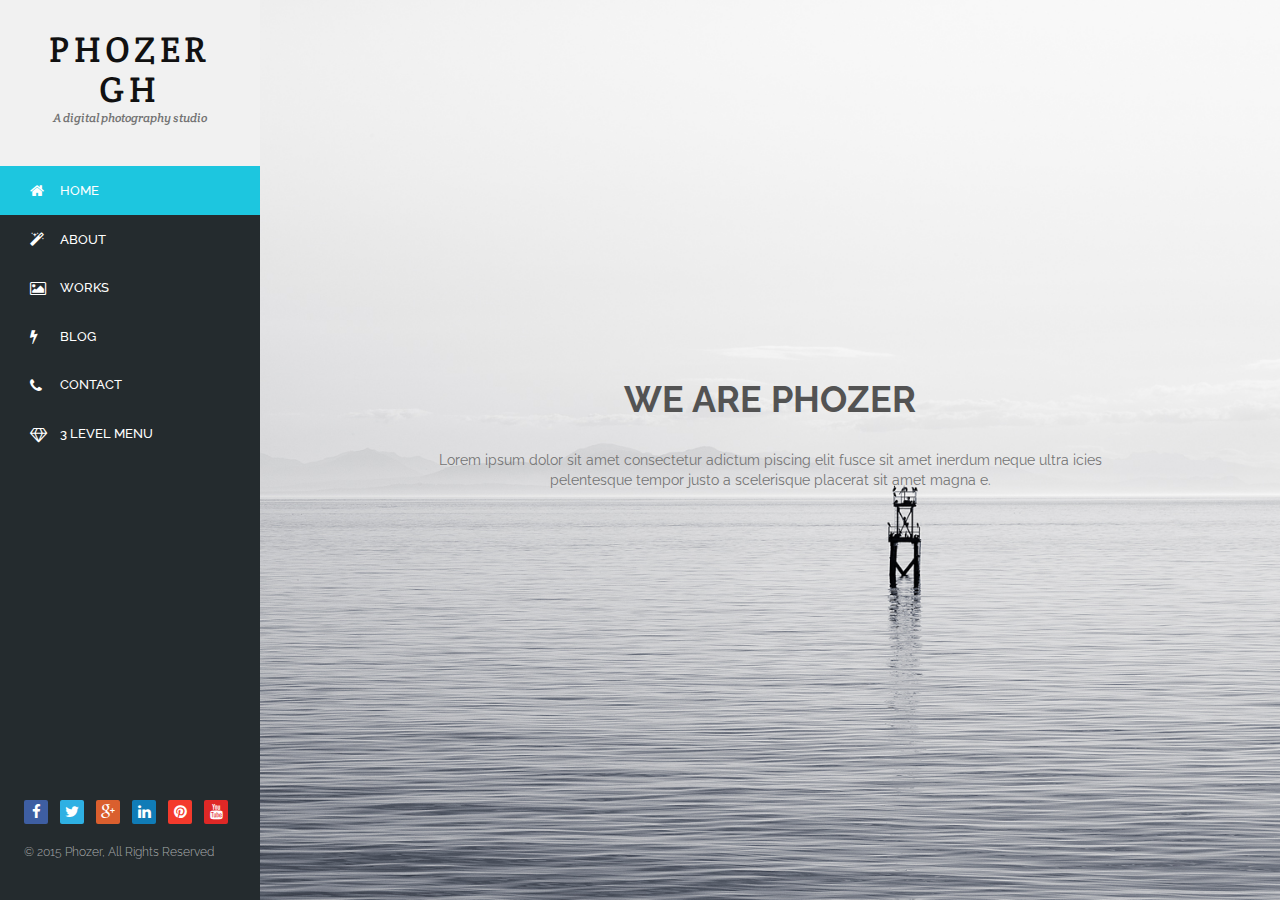
<file: index.html>
<!DOCTYPE html >
<html lang="en">
<head>
  <!-- Meta Tags -->
  <meta charset="utf-8"/>
  <meta name="description" content="Phozer-personal and photography template"/>
  <meta name="keywords" content="responsive, creative, html/css, theme" />
  <meta name="author" content="harry"/>

  <!-- Site Title-->
  <title>Phozer</title>

  <!-- Mobile Specific Metas-->
  <meta name="viewport" content="width=device-width, initial-scale=1, maximum-scale=1"/>


	<link href='http://fonts.googleapis.com/css?family=Raleway:400,200,300,500,600,700,800' rel='stylesheet' type='text/css'>
	<link href='http://fonts.googleapis.com/css?family=Crete+Round:400,400italic' rel='stylesheet' type='text/css'>


	<link rel="stylesheet" type="text/css" href="css/bootstrap.min.css" media="screen">	
	<link rel="stylesheet" type="text/css" href="css/magnific-popup.css" media="screen">
	<link rel="stylesheet" type="text/css" href="css/font-awesome.min.css" media="screen">
	<link rel="stylesheet" type="text/css" href="assets/simpletextrotator/simpletextrotator.css" media="screen">
	<link rel="stylesheet" type="text/css" href="css/style.css" media="screen">
	<link rel="stylesheet" type="text/css" href="css/light-blue.css" media="screen">
	<link rel="stylesheet" type="text/css" href="css/responsive.css" media="screen">
	
</head>
<body>

	<!-- Container -->
	<div id="container">
		
		<!-- Header Subi Este Nuevo Cambio
		================================================== -->
		<header>
			<div class="logo-box logo">
				<h1><a href="">PHOZER GH </a></h1>
                <p>A digital photography studio</p>
			</div>
			
			<a class="elemadded responsive-link" href="#">Menu</a>

			<div class="menu-box">
				<ul class="menu">
					<li>
						<a class="active" href="index.html">
							<i class="fa fa-home"></i><span>Home</span>
						</a>
					</li>
					<li>
						<a href="about.html">
							<i class="fa fa-magic"></i><span>About</span>
						</a>
					</li>
					<li class="drop">
						<a href="#">
							<i class="fa-picture-o fa"></i><span>Works</span>
						</a>
						<ul class="drop-down">
							<li><a href="work-2-col.html"><span>Work 2 columns</span></a></li>
							<li><a href="work-3-col.html"><span>Work 3 columns</span></a></li>
							<li><a href="work-4-col.html"><span>Work 4 columns</span></a></li>
						</ul>
					</li>
					<li class="drop"><a href="#"><i class="fa fa-bolt"></i><span>Blog</span></a>
						<ul class="drop-down">
							<li><a href="blog-1-col.html"><span>Blog-full</span></a></li>
							<li><a href="blog-2-col.html"><span>Blog 2-col</span></a></li>
							<li><a href="blog-3-col.html"><span>Blog 3-col</span></a></li>
							<li><a href="blog-post.html"><span>Blog post</span></a></li>
						</ul>
					</li>
					
					<li><a href="contact.html"><i class="fa fa-phone"></i><span>Contact</span></a></li>

					<li class="drop"><a href="#"><i class="fa fa-diamond"></i><span>3 Level Menu</span></a>
						<ul class="drop-down">
							<li><a href="#"><span>Level 2</span></a></li>
							<li><a href="#"><span>Level 2</span></a></li>
							<li class="drop"><a href="#"><span>Go To Level 3</span></a>
								<ul class="drop-down">
									<li><a href="#"><span>Level 3</span></a></li>
									<li><a href="#"><span>Level 3</span></a></li>
								</ul>
							</li>
						</ul>
					</li>
				</ul>				
			</div>

			<!-- Social icon -->
			<div class="social-box">
				<ul class="social-icons">
					<li><a href="#" class="facebook" ><i class="fa fa-facebook"></i></a></li>
					<li><a href="#" class="twitter" ><i class="fa fa-twitter"></i></a></li>
					<li><a href="#" class="google" ><i class="fa fa-google-plus"></i></a></li>
					<li><a href="#" class="linkedin" ><i class="fa fa-linkedin"></i></a></li>
					<li><a href="#" class="pinterest" ><i class="fa fa-pinterest"></i></a></li>
					<li><a href="#" class="youtube" ><i class="fa fa-youtube"></i></a></li>
				</ul>
				<p class="copyright">&#169; 2015 Phozer, All Rights Reserved</p>
			</div>
		</header>
		<!-- End Header -->

		<!-- content 
		================================================== -->
		<div id="content">
			<div class="inner-content">
				<div class="main-home">
				    <div class="home-bg"></div>
				    <div class="home-content text-center">
				    	<h1 class="home-text"><span class="rotate">We are Phozer,A digital photography,We are Creative</span></h1>
				    	<p class="intro-text">Lorem ipsum dolor sit amet consectetur adictum piscing elit fusce sit amet inerdum neque ultra icies <br>  pelentesque tempor justo a scelerisque placerat sit amet magna e.</p>
				    </div>
				</div>
			</div>
		</div>
		<!-- End content -->

	</div>
	<!-- End Container -->


	<!-- Preloader -->
	<div class="preloader">
		<img alt="" src="images/preloader.gif">
	</div>


	<!-- JavaScript
    ================================================== -->
    <!-- Placed at the end of the document so the pages load faster -->
	<script type="text/javascript" src="js/jquery.min.js"></script>
	<script type="text/javascript" src="js/jquery.migrate.js"></script>
	<script type="text/javascript" src="js/jquery.magnific-popup.min.js"></script>
	<script type="text/javascript" src="js/bootstrap.min.js"></script>
	<script type="text/javascript" src="js/jquery.imagesloaded.min.js"></script>
  	<script type="text/javascript" src="js/jquery.isotope.min.js"></script>
  	<script type="text/javascript" src="assets/simpletextrotator/jquery.simple-text-rotator.min.js"></script>
	<script type="text/javascript" src="js/retina-1.1.0.min.js"></script>
	<script type="text/javascript" src="js/SmoothScroll.js"></script>
	<script type="text/javascript" src="js/script.js"></script>

	<script>
	    $(document).ready(function(){
			$(".home-text .rotate").textrotator({
		        animation: "fade",
		        speed: 3000
		    });
		});
	</script>


</body>
</html>
</file>
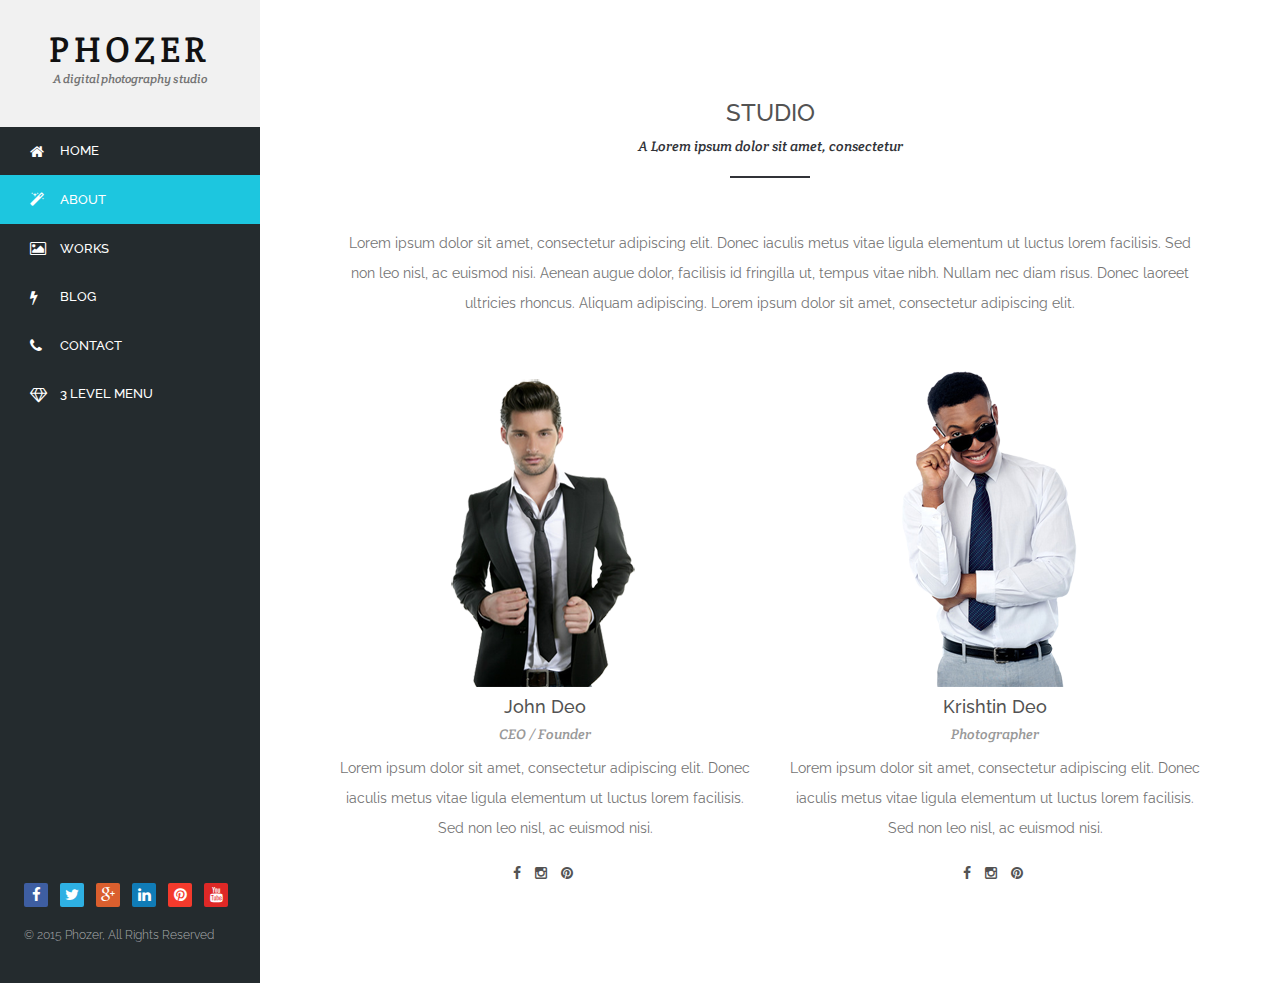
<file: about.html>
<!DOCTYPE html >
<html lang="en">
<head>
  <!-- Meta Tags -->
  <meta charset="utf-8"/>
  <meta name="description" content="Phozer-personal and photography template"/>
  <meta name="keywords" content="responsive, creative, html/css, theme" />
  <meta name="author" content="harry"/>

  <!-- Site Title-->
  <title>Phozer</title>

  <!-- Mobile Specific Metas-->
  <meta name="viewport" content="width=device-width, initial-scale=1, maximum-scale=1"/>


	<link href='http://fonts.googleapis.com/css?family=Raleway:400,200,300,500,600,700,800' rel='stylesheet' type='text/css'>
	<link href='http://fonts.googleapis.com/css?family=Crete+Round:400,400italic' rel='stylesheet' type='text/css'>


	<link rel="stylesheet" type="text/css" href="css/bootstrap.min.css" media="screen">	
	<link rel="stylesheet" type="text/css" href="css/font-awesome.min.css" media="screen">
	<link rel="stylesheet" type="text/css" href="css/style.css" media="screen">
	<link rel="stylesheet" type="text/css" href="css/light-blue.css" media="screen">
	<link rel="stylesheet" type="text/css" href="css/responsive.css" media="screen">
	
</head>
<body>

	<!-- Container -->
	<div id="container">
		<!-- Header
		================================================== -->
		<header>
			<div class="logo-box logo">
				<h1><a href="">PHOZER </a></h1>
                <p>A digital photography studio</p>
			</div>
			
			<a class="elemadded responsive-link" href="#">Menu</a>

			<div class="menu-box">
				<ul class="menu">
					<li>
						<a href="index.html">
							<i class="fa fa-home"></i><span>Home</span>
						</a>
					</li>
					<li>
						<a class="active" href="about.html">
							<i class="fa fa-magic"></i><span>About</span>
						</a>
					</li>
					<li class="drop">
						<a href="#">
							<i class="fa-picture-o fa"></i><span>Works</span>
						</a>
						<ul class="drop-down">
							<li><a href="work-2-col.html"><span>Work 2 columns</span></a></li>
							<li><a href="work-3-col.html"><span>Work 3 columns</span></a></li>
							<li><a href="work-4-col.html"><span>Work 4 columns</span></a></li>
						</ul>
					</li>
					<li class="drop"><a href="#"><i class="fa fa-bolt"></i><span>Blog</span></a>
						<ul class="drop-down">
							<li><a href="blog-1-col.html"><span>Blog-full</span></a></li>
							<li><a href="blog-2-col.html"><span>Blog 2-col</span></a></li>
							<li><a href="blog-3-col.html"><span>Blog 3-col</span></a></li>
							<li><a href="blog-post.html"><span>Blog post</span></a></li>
						</ul>
					</li>
					
					<li><a href="contact.html"><i class="fa fa-phone"></i><span>Contact</span></a></li>

					<li class="drop"><a href="#"><i class="fa fa-diamond"></i><span>3 Level Menu</span></a>
						<ul class="drop-down">
							<li><a href="#"><span>Level 2</span></a></li>
							<li><a href="#"><span>Level 2</span></a></li>
							<li class="drop"><a href="#"><span>Go To Level 3</span></a>
								<ul class="drop-down">
									<li><a href="#"><span>Level 3</span></a></li>
									<li><a href="#"><span>Level 3</span></a></li>
								</ul>
							</li>
						</ul>
					</li>
				</ul>				
			</div>

			<!-- Social icon -->
			<div class="social-box">
				<ul class="social-icons">
					<li><a href="#" class="facebook" ><i class="fa fa-facebook"></i></a></li>
					<li><a href="#" class="twitter" ><i class="fa fa-twitter"></i></a></li>
					<li><a href="#" class="google" ><i class="fa fa-google-plus"></i></a></li>
					<li><a href="#" class="linkedin" ><i class="fa fa-linkedin"></i></a></li>
					<li><a href="#" class="pinterest" ><i class="fa fa-pinterest"></i></a></li>
					<li><a href="#" class="youtube" ><i class="fa fa-youtube"></i></a></li>
				</ul>
				<p class="copyright">&#169; 2015 Phozer, All Rights Reserved</p>
			</div>
		</header>
		<!-- End Header -->

		<!-- content 
		================================================== -->
		<div id="content">
			<div class="inner-content">
				<div class="portfolio-page">
					<div class="about-us-section">
					    <div class="text-center">
					    	<div class="about-detail">
								<h3 class="title">Studio</h3>
								<span class="subtitle">A Lorem ipsum dolor sit amet, consectetur</span>
								<div class="devider"></div>

								<p>Lorem ipsum dolor sit amet, consectetur adipiscing elit. Donec iaculis metus vitae ligula elementum ut luctus lorem facilisis. Sed non leo nisl, ac euismod nisi. Aenean augue dolor, facilisis id fringilla ut, tempus vitae nibh. Nullam nec diam risus. Donec laoreet ultricies rhoncus. Aliquam adipiscing. Lorem ipsum dolor sit amet, consectetur adipiscing elit.</p>
								
								<div class="team">
									<div class="member">
										<img src="images/team-1.png" alt="team">
										<h4>John Deo</h4>
										<h5>CEO / Founder</h5>
										<p>Lorem ipsum dolor sit amet, consectetur adipiscing elit. Donec iaculis metus vitae ligula elementum ut luctus lorem facilisis. Sed non leo nisl, ac euismod nisi.</p>
										<ul class="list-inline">
											<li><a href=""><i class="fa fa-facebook"></i></a></li>
											<li><a href=""><i class="fa fa-instagram"></i></a></li>
											<li><a href=""><i class="fa fa-pinterest"></i></a></li>
										</ul>
									</div>

									<div class="member">
										<img src="images/team-2.png" alt="team">
										<h4>Krishtin Deo</h4>
										<h5>Photographer</h5>
										<p>Lorem ipsum dolor sit amet, consectetur adipiscing elit. Donec iaculis metus vitae ligula elementum ut luctus lorem facilisis. Sed non leo nisl, ac euismod nisi.</p>
										<ul class="list-inline">
											<li><a href=""><i class="fa fa-facebook"></i></a></li>
											<li><a href=""><i class="fa fa-instagram"></i></a></li>
											<li><a href=""><i class="fa fa-pinterest"></i></a></li>
										</ul>
									</div>

								</div>
							</div>
					    </div>
					</div>

				</div>
			</div>
		</div>
		<!-- End content -->

	</div>
	<!-- End Container -->

	<!-- Preloader -->
	<div class="preloader">
		<img alt="" src="images/preloader.gif">
	</div>


	<!-- JavaScript
    ================================================== -->
    <!-- Placed at the end of the document so the pages load faster -->
	<script type="text/javascript" src="js/jquery.min.js"></script>
	<script type="text/javascript" src="js/jquery.migrate.js"></script>
	<script type="text/javascript" src="js/bootstrap.min.js"></script>
	<script type="text/javascript" src="js/jquery.imagesloaded.min.js"></script>
  	<script type="text/javascript" src="js/jquery.isotope.min.js"></script>
	<script type="text/javascript" src="js/retina-1.1.0.min.js"></script>
	<script type="text/javascript" src="js/SmoothScroll.js"></script>
	<script type="text/javascript" src="js/script.js"></script>


</body>
</html>
</file>
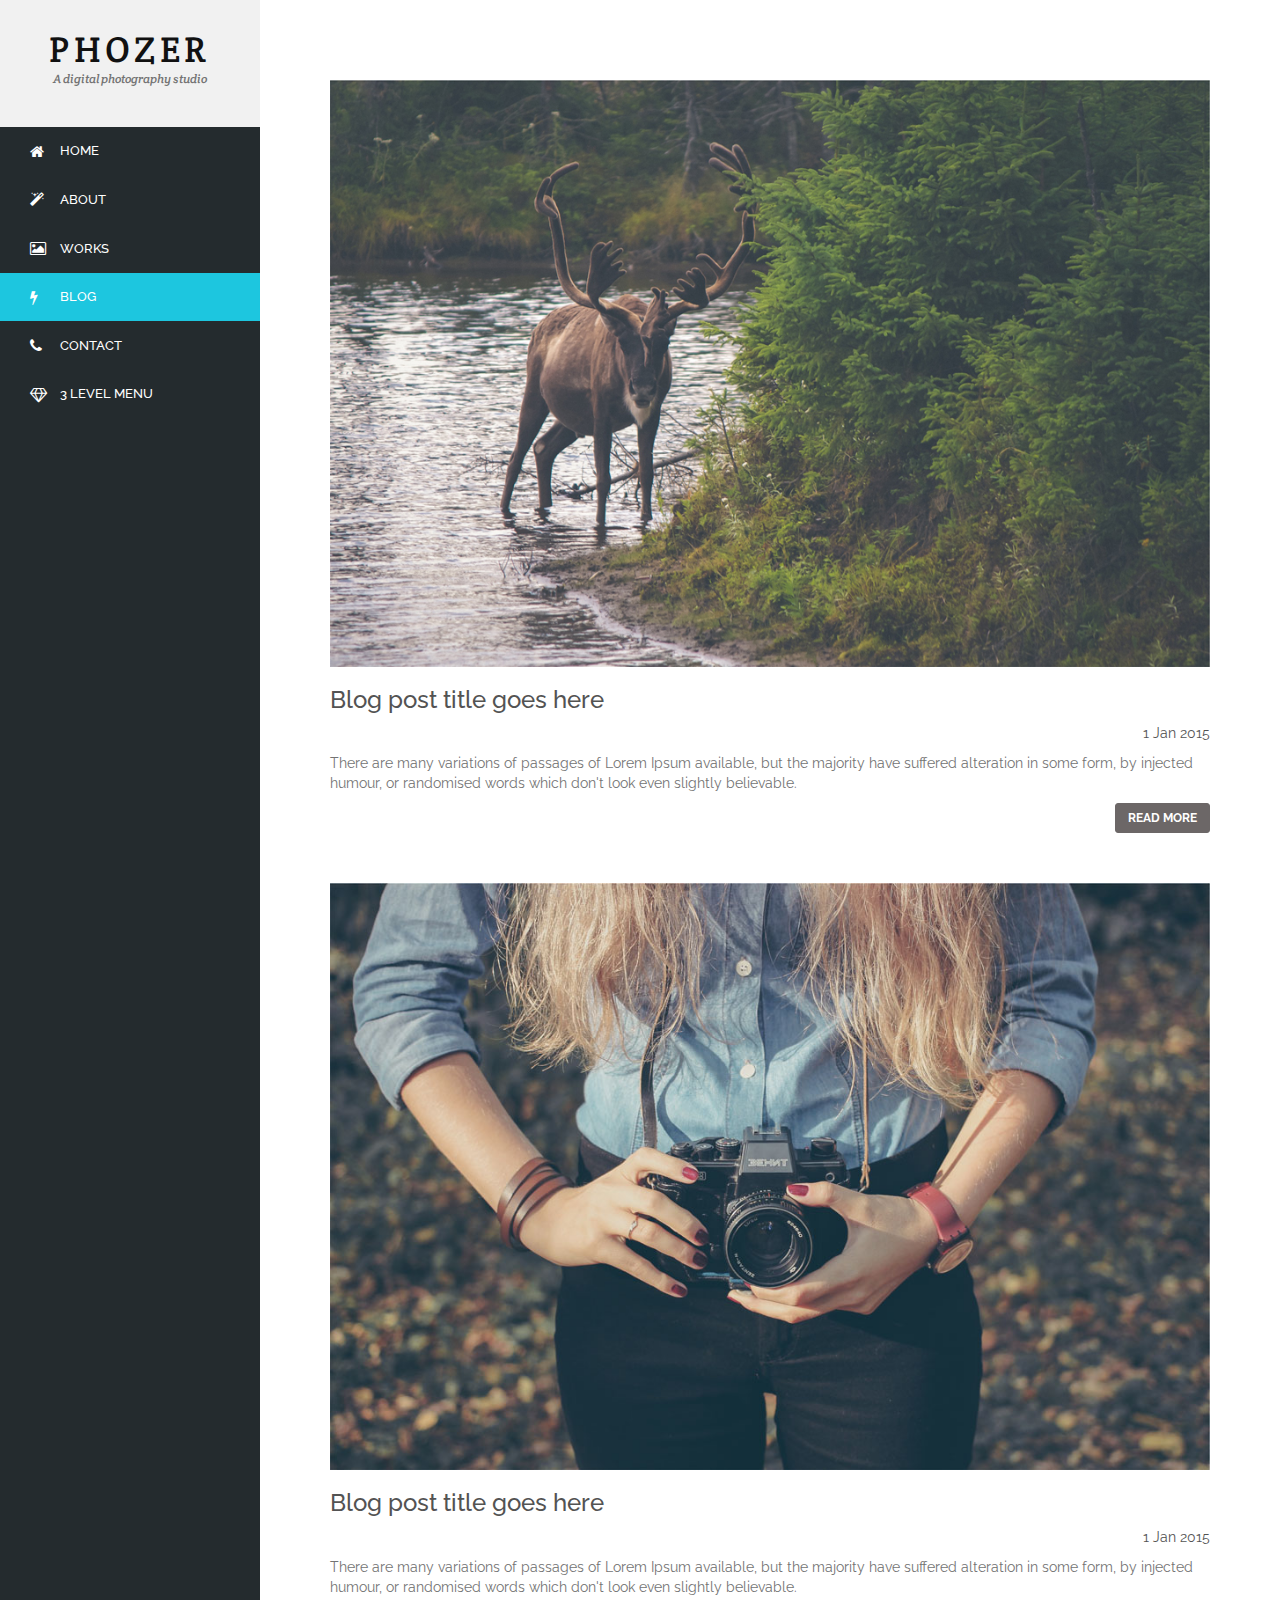
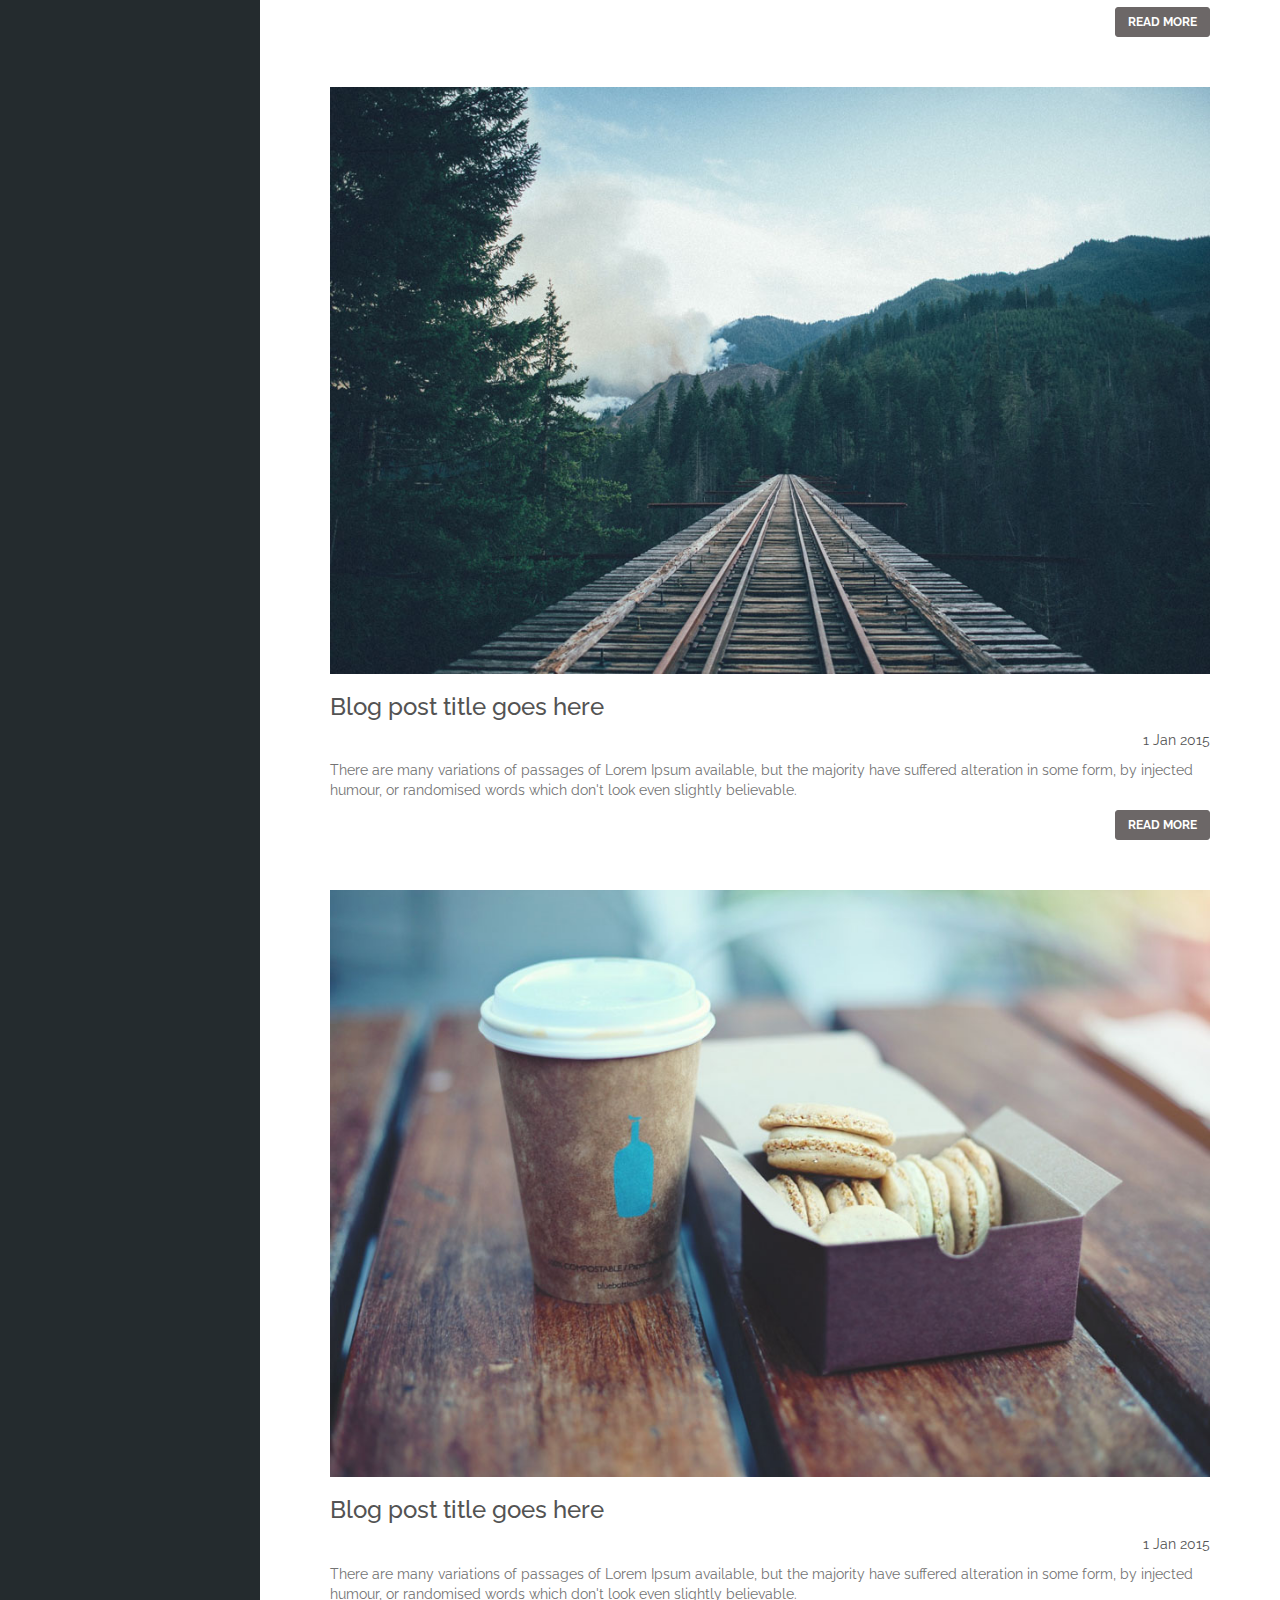
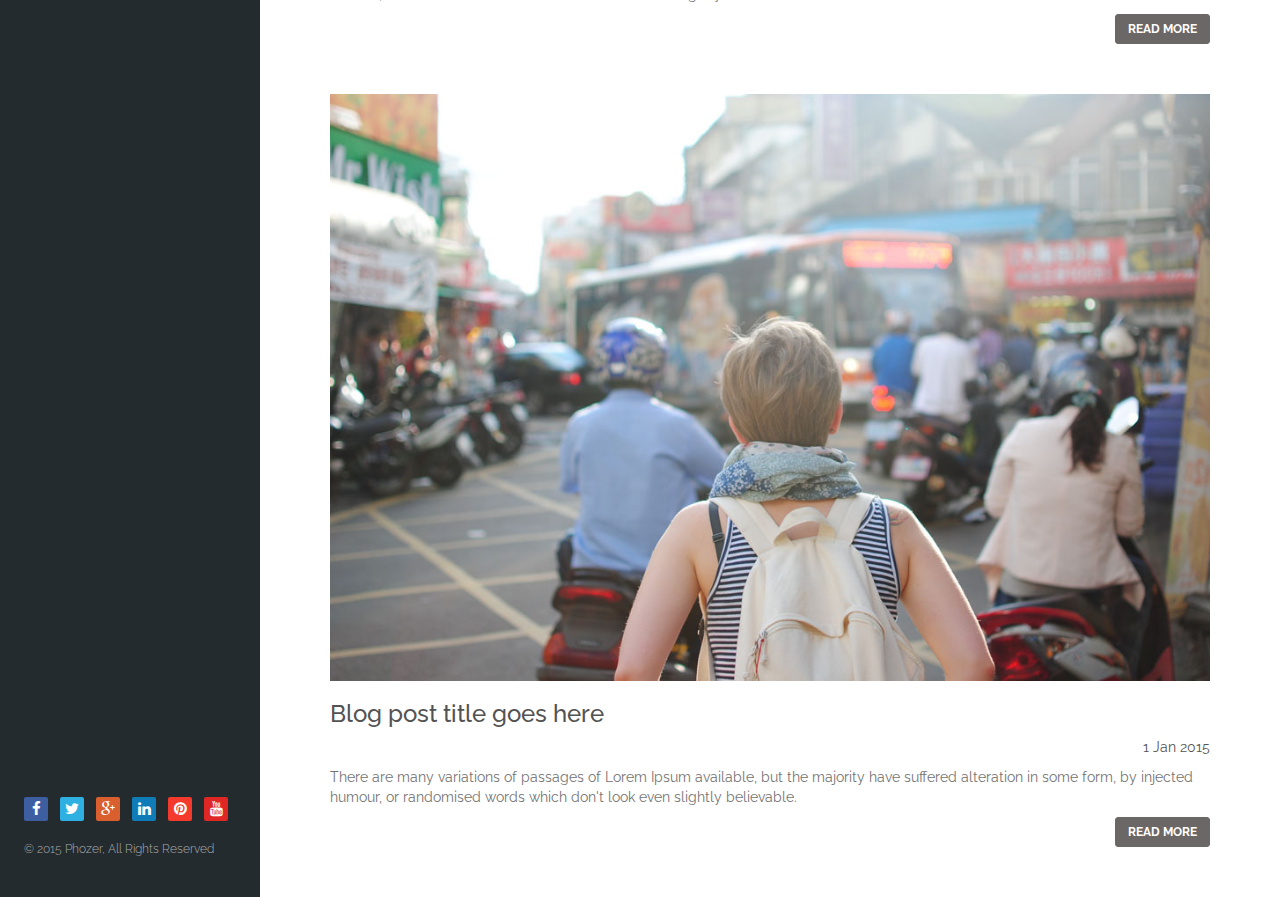
<file: blog-1-col.html>
<!DOCTYPE html >
<html lang="en">
<head>
  <!-- Meta Tags -->
  <meta charset="utf-8"/>
  <meta name="description" content="Phozer-personal and photography template"/>
  <meta name="keywords" content="responsive, creative, html/css, theme" />
  <meta name="author" content="harry"/>

  <!-- Site Title-->
  <title>Phozer</title>

  <!-- Mobile Specific Metas-->
  <meta name="viewport" content="width=device-width, initial-scale=1, maximum-scale=1"/>


    <link href='http://fonts.googleapis.com/css?family=Raleway:400,200,300,500,600,700,800' rel='stylesheet' type='text/css'>
    <link href='http://fonts.googleapis.com/css?family=Crete+Round:400,400italic' rel='stylesheet' type='text/css'>

    <link rel="stylesheet" type="text/css" href="css/bootstrap.min.css" media="screen"> 
    <link rel="stylesheet" type="text/css" href="css/font-awesome.min.css" media="screen">
    <link rel="stylesheet" type="text/css" href="css/style.css" media="screen">
    <link rel="stylesheet" type="text/css" href="css/light-blue.css" media="screen">
    <link rel="stylesheet" type="text/css" href="css/responsive.css" media="screen">
    
</head>
<body>

    <!-- Container -->
    <div id="container">
        <!-- Header
        ================================================== -->
        <header>
            <div class="logo-box logo">
                <h1><a href="">PHOZER </a></h1>
                <p>A digital photography studio</p>
            </div>
            
            <a class="elemadded responsive-link" href="#">Menu</a>

            <div class="menu-box">
                <ul class="menu">
                    <li>
                        <a href="index.html">
                            <i class="fa fa-home"></i><span>Home</span>
                        </a>
                    </li>
                    <li>
                        <a href="about.html">
                            <i class="fa fa-magic"></i><span>About</span>
                        </a>
                    </li>
                    <li class="drop">
                        <a href="#">
                            <i class="fa-picture-o fa"></i><span>Works</span>
                        </a>
                        <ul class="drop-down">
                            <li><a href="work-2-col.html"><span>Work 2 columns</span></a></li>
                            <li><a href="work-3-col.html"><span>Work 3 columns</span></a></li>
                            <li><a href="work-4-col.html"><span>Work 4 columns</span></a></li>
                        </ul>
                    </li>
                    <li class="drop">
                        <a class="active" href="#"><i class="fa fa-bolt"></i><span>Blog</span></a>
                        <ul class="drop-down">
                            <li><a href="blog-1-col.html"><span>Blog-full</span></a></li>
                            <li><a href="blog-2-col.html"><span>Blog 2-col</span></a></li>
                            <li><a href="blog-3-col.html"><span>Blog 3-col</span></a></li>
                            <li><a href="blog-post.html"><span>Blog post</span></a></li>
                        </ul>
                    </li>
                    
                    <li><a href="contact.html"><i class="fa fa-phone"></i><span>Contact</span></a></li>

                    <li class="drop"><a href="#"><i class="fa fa-diamond"></i><span>3 Level Menu</span></a>
                        <ul class="drop-down">
                            <li><a href="#"><span>Level 2</span></a></li>
                            <li><a href="#"><span>Level 2</span></a></li>
                            <li class="drop"><a href="#"><span>Go To Level 3</span></a>
                                <ul class="drop-down">
                                    <li><a href="#"><span>Level 3</span></a></li>
                                    <li><a href="#"><span>Level 3</span></a></li>
                                </ul>
                            </li>
                        </ul>
                    </li>
                </ul>               
            </div>

            <!-- Social icon -->
            <div class="social-box">
                <ul class="social-icons">
                    <li><a href="#" class="facebook" ><i class="fa fa-facebook"></i></a></li>
                    <li><a href="#" class="twitter" ><i class="fa fa-twitter"></i></a></li>
                    <li><a href="#" class="google" ><i class="fa fa-google-plus"></i></a></li>
                    <li><a href="#" class="linkedin" ><i class="fa fa-linkedin"></i></a></li>
                    <li><a href="#" class="pinterest" ><i class="fa fa-pinterest"></i></a></li>
                    <li><a href="#" class="youtube" ><i class="fa fa-youtube"></i></a></li>
                </ul>
                <p class="copyright">&#169; 2015 Phozer, All Rights Reserved</p>
            </div>
        </header>
        <!-- End Header -->



		<!-- content 
			================================================== -->
		<div id="content">
			<div class="inner-content">
				<div class="blog-page">
				    <div class="container">
                        <div class="row">

                            <div class="col-md-12">
                                <div class="row">

                                    <!-- Blog-item -->
                                    <div class="col-sm-12 m-b-lg">
                                        <a href="blog-post.html" class="img-wrapper">
                                            <img src="upload/image1.jpg" alt="blog" class="img-responsive">
                                            <div class="img-overlay">
                                                <p class="more">View More</p>
                                            </div>
                                        </a><!--image-wrapper end-->
                                        <div class="blog-desc">
                                            <h3><a href="blog-post.html">Blog post title goes here</a></h3>
                                            <div class="post-date"><span>1 Jan 2015</span></div>
                                            <p>
                                                There are many variations of passages of Lorem Ipsum available, but the majority have suffered alteration in some form, by injected humour, or randomised words which don't look even slightly believable.
                                            </p>
                                            <p class="text-right"><a href="blog-post.html" class="btn btn-custom">Read More</a></p>
                                        </div><!--blog-desc-->
                                    </div>

                                    <!-- Blog-item -->
                                    <div class="col-sm-12 m-b-lg">
                                        <a href="blog-post.html" class="img-wrapper">
                                            <img src="upload/image2.jpg" alt="blog" class="img-responsive">
                                            <div class="img-overlay">
                                                <p class="more">View More</p>
                                            </div>
                                        </a><!--image-wrapper end-->
                                        <div class="blog-desc">
                                            <h3><a href="blog-post.html">Blog post title goes here</a></h3>
                                            <div class="post-date"><span>1 Jan 2015</span></div>
                                            <p>
                                                There are many variations of passages of Lorem Ipsum available, but the majority have suffered alteration in some form, by injected humour, or randomised words which don't look even slightly believable.
                                            </p>
                                            <p class="text-right"><a href="blog-post.html" class="btn btn-custom">Read More</a></p>
                                        </div><!--blog-desc-->
                                    </div>

                                    <!-- Blog-item -->
                                    <div class="col-sm-12 m-b-lg">
                                        <a href="blog-post.html" class="img-wrapper">
                                            <img src="upload/image3.jpg" alt="blog" class="img-responsive">
                                            <div class="img-overlay">
                                                <p class="more">View More</p>
                                            </div>
                                        </a><!--image-wrapper end-->
                                        <div class="blog-desc">
                                            <h3><a href="blog-post.html">Blog post title goes here</a></h3>
                                            <div class="post-date"><span>1 Jan 2015</span></div>
                                            <p>
                                                There are many variations of passages of Lorem Ipsum available, but the majority have suffered alteration in some form, by injected humour, or randomised words which don't look even slightly believable.
                                            </p>
                                           <p class="text-right"><a href="blog-post.html" class="btn btn-custom">Read More</a></p>
                                        </div><!--blog-desc-->
                                    </div>

                                    <!-- Blog-item -->
                                    <div class="col-sm-12  m-b-lg">
                                        <a href="blog-post.html" class="img-wrapper">
                                            <img src="upload/image4.jpg" alt="blog" class="img-responsive">
                                            <div class="img-overlay">
                                                <p class="more">View More</p>
                                            </div>
                                        </a><!--image-wrapper end-->
                                        <div class="blog-desc">
                                            <h3><a href="blog-post.html">Blog post title goes here</a></h3>
                                            <div class="post-date"><span>1 Jan 2015</span></div>
                                            <p>
                                                There are many variations of passages of Lorem Ipsum available, but the majority have suffered alteration in some form, by injected humour, or randomised words which don't look even slightly believable.
                                            </p>
                                            <p class="text-right"><a href="blog-post.html" class="btn btn-custom">Read More</a></p>
                                        </div><!--blog-desc-->
                                    </div>

                                    <!-- Blog-item -->
                                    <div class="col-sm-12 m-b-lg">
                                        <a href="blog-post.html" class="img-wrapper">
                                            <img src="upload/image5.jpg" alt="blog" class="img-responsive">
                                            <div class="img-overlay">
                                                <p class="more">View More</p>
                                            </div>
                                        </a><!--image-wrapper end-->
                                        <div class="blog-desc">
                                            <h3><a href="blog-post.html">Blog post title goes here</a></h3>
                                            <div class="post-date"><span>1 Jan 2015</span></div>
                                            <p>
                                                There are many variations of passages of Lorem Ipsum available, but the majority have suffered alteration in some form, by injected humour, or randomised words which don't look even slightly believable.
                                            </p>
                                            <p class="text-right"><a href="blog-post.html" class="btn btn-custom">Read More</a></p>
                                        </div><!--blog-desc-->
                                    </div>
                                    
                                </div><!--.row-->
                            </div>
                        </div><!--filter row-->
                    </div>
                </div>
			</div>
		</div>
		<!-- End content -->

	</div>
	<!-- End Container -->

	<!-- Preloader -->
    <div class="preloader">
        <img alt="" src="images/preloader.gif">
    </div>

    <!-- JavaScript
    ================================================== -->
    <!-- Placed at the end of the document so the pages load faster -->
	<script type="text/javascript" src="js/jquery.min.js"></script>
	<script type="text/javascript" src="js/jquery.migrate.js"></script>
	<script type="text/javascript" src="js/bootstrap.min.js"></script>
	<script type="text/javascript" src="js/jquery.imagesloaded.min.js"></script>
  	<script type="text/javascript" src="js/jquery.isotope.min.js"></script>
	<script type="text/javascript" src="js/retina-1.1.0.min.js"></script>
	<script type="text/javascript" src="js/SmoothScroll.js"></script>
	<script type="text/javascript" src="js/script.js"></script>


</body>
</html>
</file>
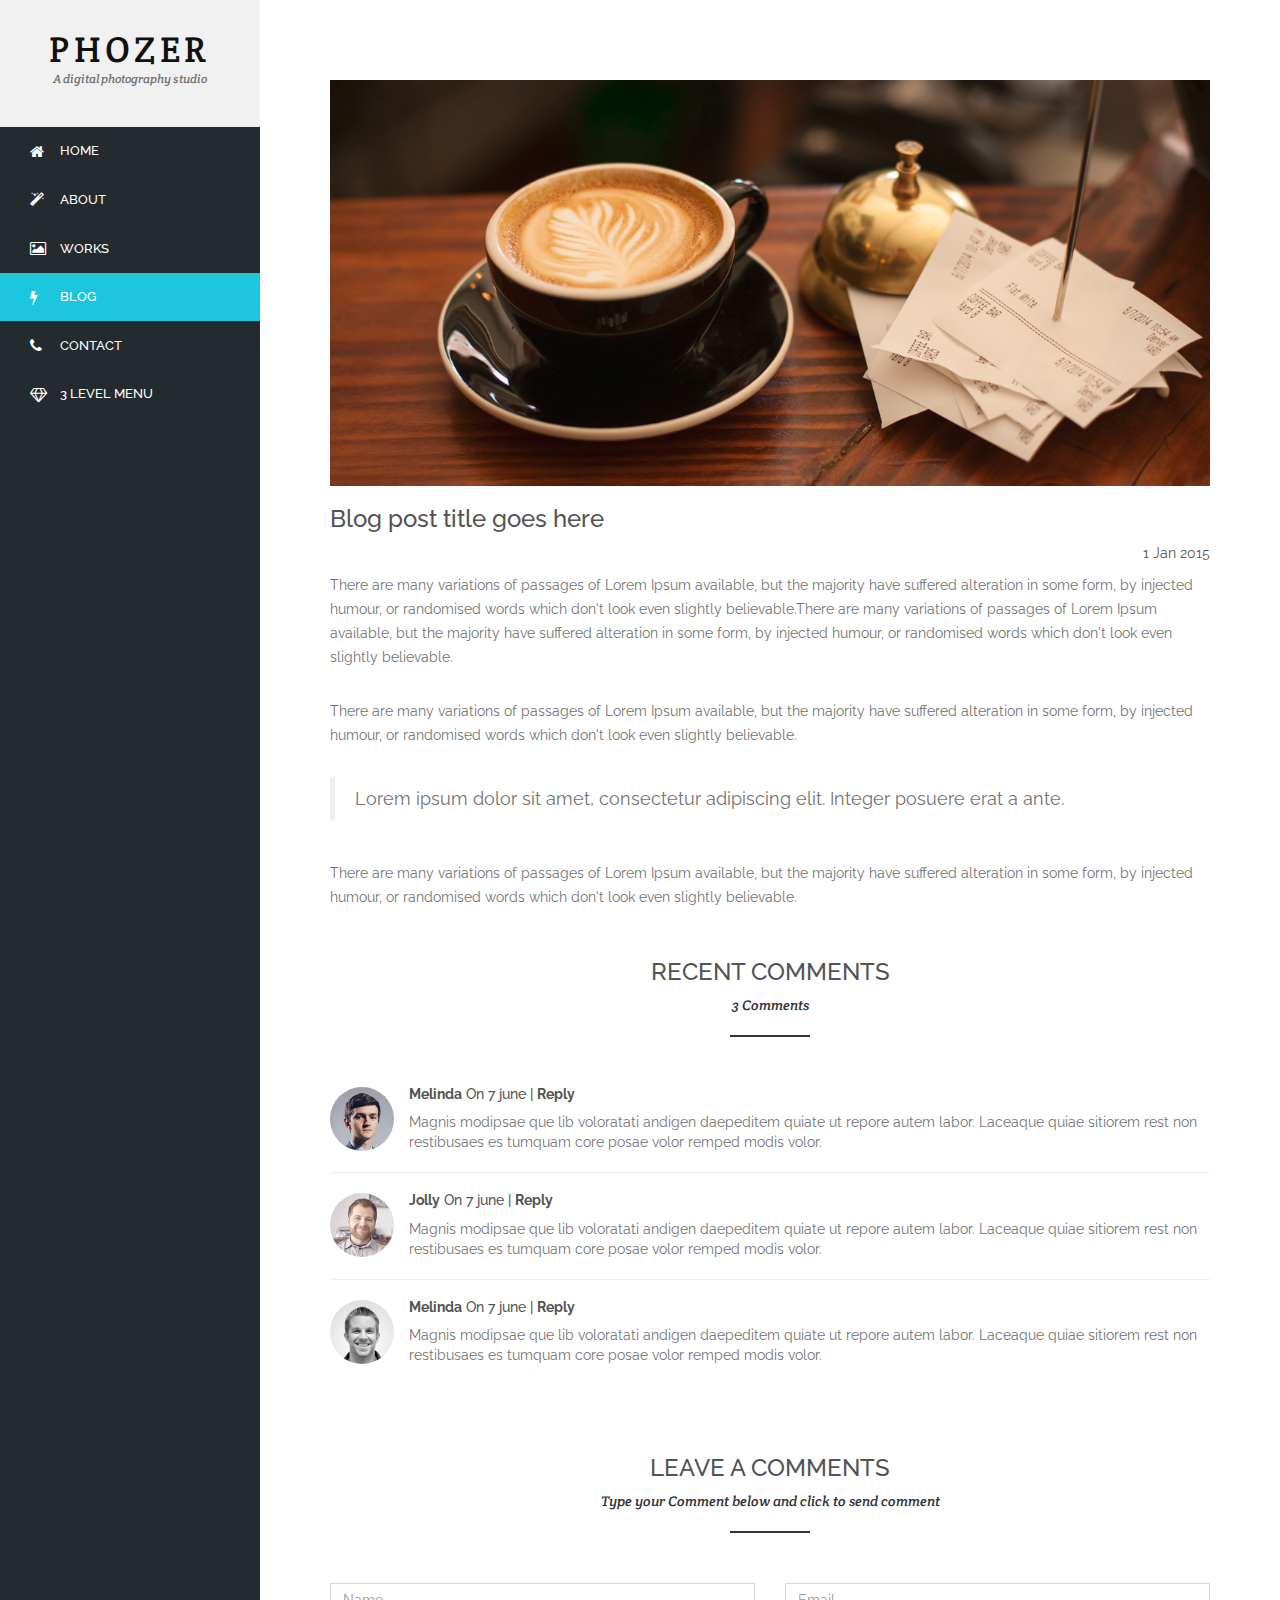
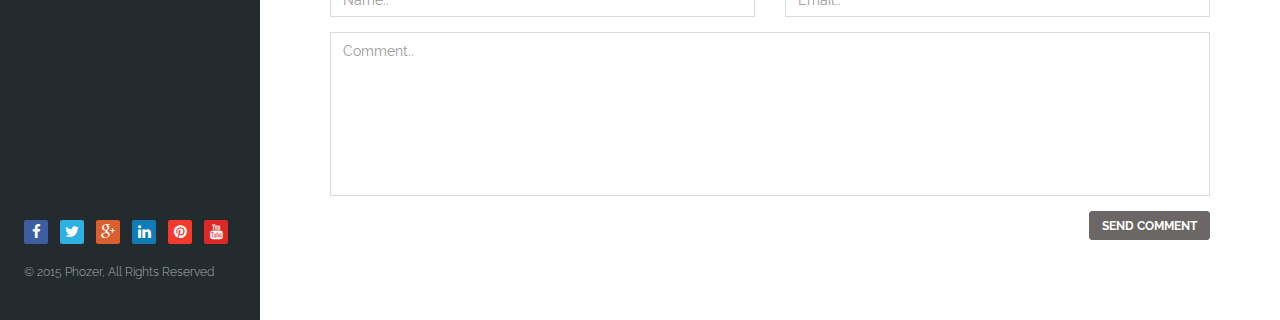
<file: blog-post.html>
<!DOCTYPE html >
<html lang="en">
<head>
  <!-- Meta Tags -->
  <meta charset="utf-8"/>
  <meta name="description" content="Phozer-personal and photography template"/>
  <meta name="keywords" content="responsive, creative, html/css, theme" />
  <meta name="author" content="harry"/>

  <!-- Site Title-->
  <title>Phozer</title>

  <!-- Mobile Specific Metas-->
  <meta name="viewport" content="width=device-width, initial-scale=1, maximum-scale=1"/>


	<link href='http://fonts.googleapis.com/css?family=Raleway:400,200,300,500,600,700,800' rel='stylesheet' type='text/css'>
	<link href='http://fonts.googleapis.com/css?family=Crete+Round:400,400italic' rel='stylesheet' type='text/css'>


	<link rel="stylesheet" type="text/css" href="css/bootstrap.min.css" media="screen">	
	<link rel="stylesheet" type="text/css" href="css/font-awesome.min.css" media="screen">
	<link rel="stylesheet" type="text/css" href="css/style.css" media="screen">
	<link rel="stylesheet" type="text/css" href="css/light-blue.css" media="screen">
	<link rel="stylesheet" type="text/css" href="css/responsive.css" media="screen">
	
</head>
<body>

	<!-- Container -->
	<div id="container">
		<!-- Header
		================================================== -->
		<header>
			<div class="logo-box logo">
				<h1><a href="">PHOZER </a></h1>
                <p>A digital photography studio</p>
			</div>
			
			<a class="elemadded responsive-link" href="#">Menu</a>

			<div class="menu-box">
				<ul class="menu">
					<li>
						<a href="index.html">
							<i class="fa fa-home"></i><span>Home</span>
						</a>
					</li>
					<li>
						<a href="about.html">
							<i class="fa fa-magic"></i><span>About</span>
						</a>
					</li>
					<li class="drop">
						<a href="#">
							<i class="fa-picture-o fa"></i><span>Works</span>
						</a>
						<ul class="drop-down">
							<li><a href="work-2-col.html"><span>Work 2 columns</span></a></li>
							<li><a href="work-3-col.html"><span>Work 3 columns</span></a></li>
							<li><a href="work-4-col.html"><span>Work 4 columns</span></a></li>
						</ul>
					</li>
					<li class="drop"><a class="active" href="#"><i class="fa fa-bolt"></i><span>Blog</span></a>
						<ul class="drop-down">
							<li><a href="blog-1-col.html"><span>Blog-full</span></a></li>
							<li><a href="blog-2-col.html"><span>Blog 2-col</span></a></li>
							<li><a href="blog-3-col.html"><span>Blog 3-col</span></a></li>
							<li><a href="blog-post.html"><span>Blog post</span></a></li>
						</ul>
					</li>
					
					<li><a href="contact.html"><i class="fa fa-phone"></i><span>Contact</span></a></li>

					<li class="drop"><a href="#"><i class="fa fa-diamond"></i><span>3 Level Menu</span></a>
						<ul class="drop-down">
							<li><a href="#"><span>Level 2</span></a></li>
							<li><a href="#"><span>Level 2</span></a></li>
							<li class="drop"><a href="#"><span>Go To Level 3</span></a>
								<ul class="drop-down">
									<li><a href="#"><span>Level 3</span></a></li>
									<li><a href="#"><span>Level 3</span></a></li>
								</ul>
							</li>
						</ul>
					</li>
				</ul>				
			</div>

			<!-- Social icon -->
			<div class="social-box">
				<ul class="social-icons">
					<li><a href="#" class="facebook" ><i class="fa fa-facebook"></i></a></li>
					<li><a href="#" class="twitter" ><i class="fa fa-twitter"></i></a></li>
					<li><a href="#" class="google" ><i class="fa fa-google-plus"></i></a></li>
					<li><a href="#" class="linkedin" ><i class="fa fa-linkedin"></i></a></li>
					<li><a href="#" class="pinterest" ><i class="fa fa-pinterest"></i></a></li>
					<li><a href="#" class="youtube" ><i class="fa fa-youtube"></i></a></li>
				</ul>
				<p class="copyright">&#169; 2015 Phozer, All Rights Reserved</p>
			</div>
		</header>
		<!-- End Header -->



		<!-- content 
		================================================== -->
		<div id="content">
			<div class="inner-content">
				<div class="blog-page">
					<div class="container">
	                    <div class="row">
			                <div class="col-md-12">
			                   
			                    <div class="row">

			                    	<!--Blog-post -->
			                        <div class="col-sm-12 m-b-lg">
			                            <img src="images/blog-post.jpg" class="img-responsive">
			                            <div class="blog-desc post-det">
			                                <h3>Blog post title goes here</h3>
			                                <div class="post-date"><span>1 Jan 2015</span></div>
			                                <p>
			                                    There are many variations of passages of Lorem Ipsum available, but the majority have suffered alteration in some form, by injected humour, or randomised words which don't look even slightly believable.There are many variations of passages of Lorem Ipsum available, but the majority have suffered alteration in some form, by injected humour, or randomised words which don't look even slightly believable.
			                                </p>
			                                <br/>
			                                <p>
			                                    There are many variations of passages of Lorem Ipsum available, but the majority have suffered alteration in some form, by injected humour, or randomised words which don't look even slightly believable.
			                                </p>
			                                <br/>
			                                <blockquote>
											  <p>Lorem ipsum dolor sit amet, consectetur adipiscing elit. Integer posuere erat a ante.</p>
											</blockquote>
											<br/>
			                                <p>
			                                    There are many variations of passages of Lorem Ipsum available, but the majority have suffered alteration in some form, by injected humour, or randomised words which don't look even slightly believable.
			                                </p>
			                            </div><!--blog-desc-->
			                        </div>

			                    </div><!--.row-->

			                    <div class="row">
			                        <div class="col-md-12">
			                        	<div class="text-center">
				                        	<h3 class="title">Recent Comments</h3>
											<span class="subtitle">3 Comments</span>
											<div class="devider"></div>
										</div>

			                            <div class="comment-list">
			                                <img src="images/com-1.jpg" class="img-responsive" alt="">
			                                <h5><a href="#">Melinda</a> On 7 june | <a href="#">Reply</a></h5>
			                                <p>
			                                    Magnis modipsae que lib voloratati andigen daepeditem quiate ut repore autem labor. Laceaque quiae sitiorem rest non restibusaes es tumquam core posae volor remped modis volor.
			                                </p>
			                            </div><!--comment list-->
			                            <div class="comment-list">
			                                <img src="images/com-2.jpg" class="img-responsive" alt="">
			                                <h5><a href="#">Jolly</a> On 7 june | <a href="#">Reply</a></h5>
			                                <p>
			                                    Magnis modipsae que lib voloratati andigen daepeditem quiate ut repore autem labor. Laceaque quiae sitiorem rest non restibusaes es tumquam core posae volor remped modis volor.
			                                </p>
			                            </div><!--comment list-->
			                          
			                            <div class="comment-list">
			                                <img src="images/com-4.jpg" class="img-responsive" alt="">
			                                <h5><a href="#">Melinda</a> On 7 june | <a href="#">Reply</a></h5>
			                                <p>
			                                    Magnis modipsae que lib voloratati andigen daepeditem quiate ut repore autem labor. Laceaque quiae sitiorem rest non restibusaes es tumquam core posae volor remped modis volor.
			                                </p>
			                            </div><!--comment list-->
			                        </div>
			                    </div>

			                    <div class="row">
			                        <div class="col-md-12">
			                        	<div class="leave-comm">
				                        	<div class="text-center">
					                        	<h3 class="title">Leave a Comments</h3>
												<span class="subtitle">Type your Comment below and click to send comment</span>
												<div class="devider"></div>
											</div>
											<div class="row">
			                                    <div class="col-sm-6">
			                                        <input type="text" class="form-control" placeholder="Name..">
			                                    </div>
			                                    <div class="col-sm-6">
			                                        <input type="email" class="form-control" placeholder="Email..">
			                                    </div>
			                                    <div class="col-sm-12">
			                                        <textarea class="form-control" placeholder="Comment.." rows="6"></textarea>
			                                    </div>
			                                    <div class="col-sm-12 text-right">
			                                        <button type="submit" class="btn btn-custom btn-lg">Send Comment</button>
			                                    </div>
			                                </div>
										</div>
									</div>
								</div>

			                </div>
			            </div><!--filter row-->
			        </div>
			    </div>
			</div>
		</div>
		<!-- End content -->

	</div>
	<!-- End Container -->

	<!-- Preloader -->
	<div class="preloader">
		<img alt="" src="images/preloader.gif">
	</div>

	<!-- JavaScript
    ================================================== -->
    <!-- Placed at the end of the document so the pages load faster -->
	<script type="text/javascript" src="js/jquery.min.js"></script>
	<script type="text/javascript" src="js/jquery.migrate.js"></script>
	<script type="text/javascript" src="js/bootstrap.min.js"></script>
	<script type="text/javascript" src="js/jquery.imagesloaded.min.js"></script>
  	<script type="text/javascript" src="js/jquery.isotope.min.js"></script>
	<script type="text/javascript" src="js/retina-1.1.0.min.js"></script>
	<script type="text/javascript" src="js/SmoothScroll.js"></script>
	<script type="text/javascript" src="js/script.js"></script>


</body>
</html>
</file>
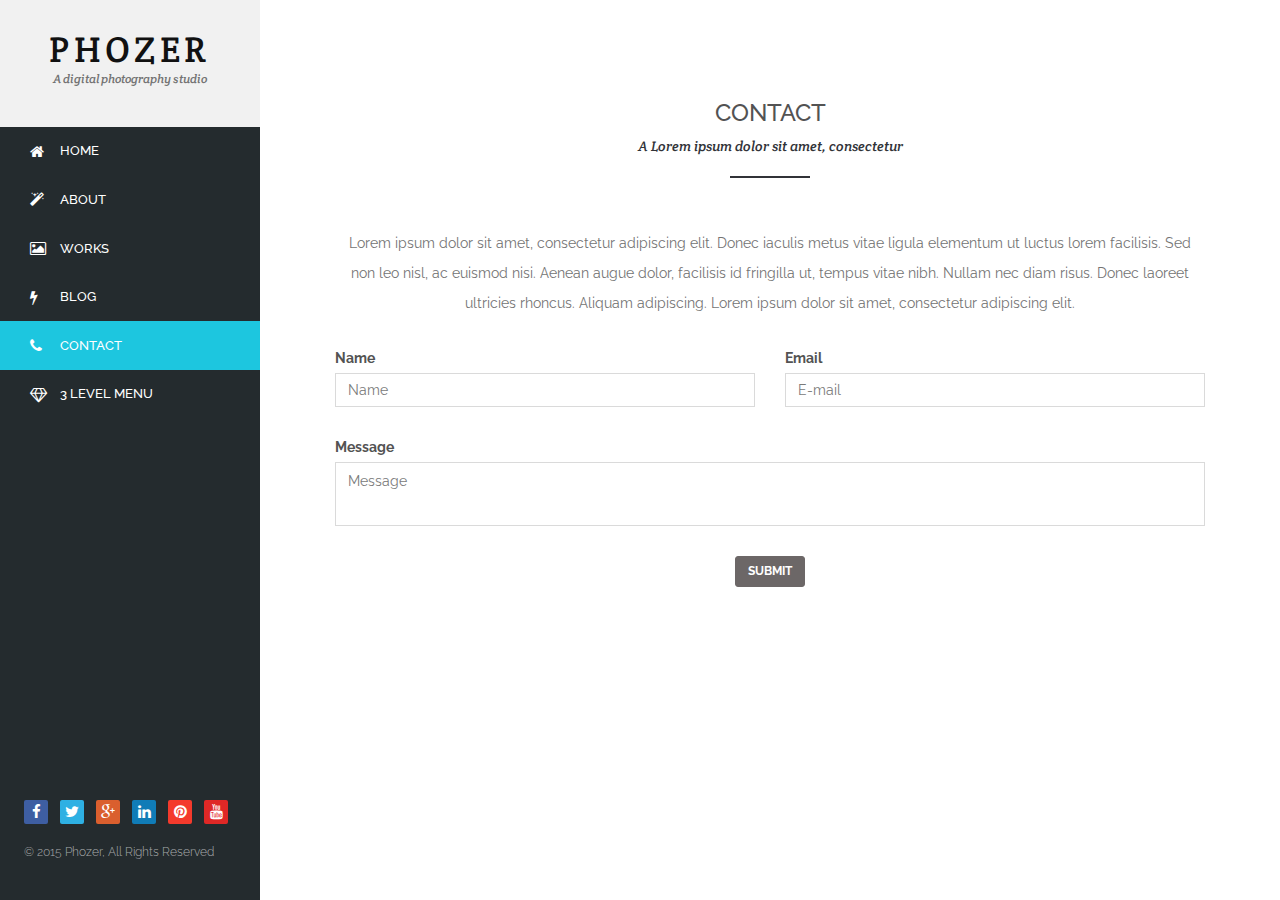
<file: contact.html>
<!DOCTYPE html >
<html lang="en">
<head>
  <!-- Meta Tags -->
  <meta charset="utf-8"/>
  <meta name="description" content="Phozer-personal and photography template"/>
  <meta name="keywords" content="responsive, creative, html/css, theme" />
  <meta name="author" content="harry"/>

  <!-- Site Title-->
  <title>Phozer</title>

  <!-- Mobile Specific Metas-->
  <meta name="viewport" content="width=device-width, initial-scale=1, maximum-scale=1"/>


	<link href='http://fonts.googleapis.com/css?family=Raleway:400,200,300,500,600,700,800' rel='stylesheet' type='text/css'>
	<link href='http://fonts.googleapis.com/css?family=Crete+Round:400,400italic' rel='stylesheet' type='text/css'>


	<link rel="stylesheet" type="text/css" href="css/bootstrap.min.css" media="screen">	
	<link rel="stylesheet" type="text/css" href="css/font-awesome.min.css" media="screen">
	<link rel="stylesheet" type="text/css" href="css/style.css" media="screen">
	<link rel="stylesheet" type="text/css" href="css/light-blue.css" media="screen">
	<link rel="stylesheet" type="text/css" href="css/responsive.css" media="screen">
	
</head>
<body>

	<!-- Container -->
	<div id="container">
		<!-- Header
		================================================== -->
		<header>
			<div class="logo-box logo">
				<h1><a href="">PHOZER </a></h1>
                <p>A digital photography studio</p>
			</div>
			
			<a class="elemadded responsive-link" href="#">Menu</a>

			<div class="menu-box">
				<ul class="menu">
					<li>
						<a href="index.html">
							<i class="fa fa-home"></i><span>Home</span>
						</a>
					</li>
					<li>
						<a href="about.html">
							<i class="fa fa-magic"></i><span>About</span>
						</a>
					</li>
					<li class="drop">
						<a href="#">
							<i class="fa-picture-o fa"></i><span>Works</span>
						</a>
						<ul class="drop-down">
							<li><a href="work-2-col.html"><span>Work 2 columns</span></a></li>
							<li><a href="work-3-col.html"><span>Work 3 columns</span></a></li>
							<li><a href="work-4-col.html"><span>Work 4 columns</span></a></li>
						</ul>
					</li>
					<li class="drop"><a href="#"><i class="fa fa-bolt"></i><span>Blog</span></a>
						<ul class="drop-down">
							<li><a href="blog-1-col.html"><span>Blog-full</span></a></li>
							<li><a href="blog-2-col.html"><span>Blog 2-col</span></a></li>
							<li><a href="blog-3-col.html"><span>Blog 3-col</span></a></li>
							<li><a href="blog-post.html"><span>Blog post</span></a></li>
						</ul>
					</li>
					
					<li><a class="active" href="contact.html"><i class="fa fa-phone"></i><span>Contact</span></a></li>

					<li class="drop"><a href="#"><i class="fa fa-diamond"></i><span>3 Level Menu</span></a>
						<ul class="drop-down">
							<li><a href="#"><span>Level 2</span></a></li>
							<li><a href="#"><span>Level 2</span></a></li>
							<li class="drop"><a href="#"><span>Go To Level 3</span></a>
								<ul class="drop-down">
									<li><a href="#"><span>Level 3</span></a></li>
									<li><a href="#"><span>Level 3</span></a></li>
								</ul>
							</li>
						</ul>
					</li>
				</ul>				
			</div>

			<!-- Social icon -->
			<div class="social-box">
				<ul class="social-icons">
					<li><a href="#" class="facebook" ><i class="fa fa-facebook"></i></a></li>
					<li><a href="#" class="twitter" ><i class="fa fa-twitter"></i></a></li>
					<li><a href="#" class="google" ><i class="fa fa-google-plus"></i></a></li>
					<li><a href="#" class="linkedin" ><i class="fa fa-linkedin"></i></a></li>
					<li><a href="#" class="pinterest" ><i class="fa fa-pinterest"></i></a></li>
					<li><a href="#" class="youtube" ><i class="fa fa-youtube"></i></a></li>
				</ul>
				<p class="copyright">&#169; 2015 Phozer, All Rights Reserved</p>
			</div>
		</header>
		<!-- End Header -->

		<!-- content 
		================================================== -->
		<div id="content">
			<div class="inner-content">
				<div class="portfolio-page">
					
					<div class="about-us-section">
					    <div class="text-center">
					    	<div class="about-detail">
								<h3 class="title">Contact</h3>
								<span class="subtitle">A Lorem ipsum dolor sit amet, consectetur</span>
								<div class="devider"></div>

								<p>Lorem ipsum dolor sit amet, consectetur adipiscing elit. Donec iaculis metus vitae ligula elementum ut luctus lorem facilisis. Sed non leo nisl, ac euismod nisi. Aenean augue dolor, facilisis id fringilla ut, tempus vitae nibh. Nullam nec diam risus. Donec laoreet ultricies rhoncus. Aliquam adipiscing. Lorem ipsum dolor sit amet, consectetur adipiscing elit.</p>
								
								<form role="form" name="ajax-form" id="ajax-form" action="php/contact.php" method="post" class="form-main">
						            <div class="col-xs-12 text-left">
						                <div class="row"> 
						                    <!-- Name -->           
						                    <div class="form-group col-xs-6">
							                    <label for="name2">Name</label>
							                    <input class="form-control" id="name2" name="name" onblur="if(this.value == '') this.value='Name'" onfocus="if(this.value == 'Name') this.value=''" type="text" value="Name">
							                    <div class="error" id="err-name" style="display: none;">Please enter name</div>
						                    </div>

						                    <!-- Email -->
						                    <div class="form-group col-xs-6">
							                    <label for="email2">Email</label>
							                    <input class="form-control" id="email2" name="email" type="text" onfocus="if(this.value == 'E-mail') this.value='';" onblur="if(this.value == '') this.value='E-mail';" value="E-mail">
							                    <div class="error" id="err-emailvld" style="display: none;">E-mail is not a valid format</div> 
						                    </div>
						                </div>

						                <!-- Message -->
						                <div class="row">            
						                    <div class="form-group col-xs-12">
							                    <label for="message2">Message</label>
							                    <textarea class="form-control" id="message2" name="message" onblur="if(this.value == '') this.value='Message'" onfocus="if(this.value == 'Message') this.value=''">Message</textarea>
							                    <div class="error" id="err-message" style="display: none;">Please enter message</div>
							                 </div>
						                </div> 

						                <!-- Submit-button -->
						                <div class="row">            
						                    <div class="col-xs-12 text-center">
						                        <div id="ajaxsuccess">E-mail was successfully sent.</div>
						                        <div class="error" id="err-form" style="display: none;">There was a problem validating the form please check!</div>
						                        <div class="error" id="err-timedout">The connection to the server timed out!</div>
						                        <div class="error" id="err-state"></div>
						                        <button type="submit" class="btn btn-custom" id="send">Submit</button>
						                    </div>
						                </div>
						            </div>  
						        </form>

							</div>
					    </div>
					</div>

				</div>
			</div>
		</div>
		<!-- End content -->

	</div>
	<!-- End Container -->

	<!-- Preloader -->
	<div class="preloader">
		<img alt="" src="images/preloader.gif">
	</div>

	<!-- JavaScript
    ================================================== -->
    <!-- Placed at the end of the document so the pages load faster -->
	<script type="text/javascript" src="js/jquery.min.js"></script>
	<script type="text/javascript" src="js/jquery.migrate.js"></script>
	<script type="text/javascript" src="js/bootstrap.min.js"></script>
	<script type="text/javascript" src="js/jquery.imagesloaded.min.js"></script>
  	<script type="text/javascript" src="js/jquery.isotope.min.js"></script>
	<script type="text/javascript" src="js/retina-1.1.0.min.js"></script>
	<script type="text/javascript" src="js/SmoothScroll.js"></script>
	<script type="text/javascript" src="js/script.js"></script>


</body>
</html>
</file>
<file: assets/simpletextrotator/simpletextrotator.css>
.rotating {
  display: inline-block;
  -webkit-transform-style: preserve-3d;
  -moz-transform-style: preserve-3d;
  -ms-transform-style: preserve-3d;
  -o-transform-style: preserve-3d;
  transform-style: preserve-3d;
  -webkit-transform: rotateX(0) rotateY(0) rotateZ(0);
  -moz-transform: rotateX(0) rotateY(0) rotateZ(0);
  -ms-transform: rotateX(0) rotateY(0) rotateZ(0);
  -o-transform: rotateX(0) rotateY(0) rotateZ(0);
  transform: rotateX(0) rotateY(0) rotateZ(0);
  -webkit-transition: 0.5s;
  -moz-transition: 0.5s;
  -ms-transition: 0.5s;
  -o-transition: 0.5s;
  transition: 0.5s;
  -webkit-transform-origin-x: 50%;
}

.rotating.flip {
  position: relative;
}

.rotating .front, .rotating .back {
  left: 0;
  top: 0;
  -webkit-backface-visibility: hidden;
  -moz-backface-visibility: hidden;
  -ms-backface-visibility: hidden;
  -o-backface-visibility: hidden;
  backface-visibility: hidden;
}

.rotating .front {
  position: absolute;
  display: inline-block;
  -webkit-transform: translate3d(0,0,1px);
  -moz-transform: translate3d(0,0,1px);
  -ms-transform: translate3d(0,0,1px);
  -o-transform: translate3d(0,0,1px);
  transform: translate3d(0,0,1px);
}

.rotating.flip .front {
  z-index: 1;
}

.rotating .back {
  display: block;
  opacity: 0;
}

.rotating.spin {
  -webkit-transform: rotate(360deg) scale(0);
  -moz-transform: rotate(360deg) scale(0);
  -ms-transform: rotate(360deg) scale(0);
  -o-transform: rotate(360deg) scale(0);
  transform: rotate(360deg) scale(0);
}



.rotating.flip .back {
  z-index: 2;
  display: block;
  opacity: 1;
  
  -webkit-transform: rotateY(180deg) translate3d(0,0,0);
  -moz-transform: rotateY(180deg) translate3d(0,0,0);
  -ms-transform: rotateY(180deg) translate3d(0,0,0);
  -o-transform: rotateY(180deg) translate3d(0,0,0);
  transform: rotateY(180deg) translate3d(0,0,0);
}

.rotating.flip.up .back {
  -webkit-transform: rotateX(180deg) translate3d(0,0,0);
  -moz-transform: rotateX(180deg) translate3d(0,0,0);
  -ms-transform: rotateX(180deg) translate3d(0,0,0);
  -o-transform: rotateX(180deg) translate3d(0,0,0);
  transform: rotateX(180deg) translate3d(0,0,0);
}

.rotating.flip.cube .front {
  -webkit-transform: translate3d(0,0,100px) scale(0.9,0.9);
  -moz-transform: translate3d(0,0,100px) scale(0.85,0.85);
  -ms-transform: translate3d(0,0,100px) scale(0.85,0.85);
  -o-transform: translate3d(0,0,100px) scale(0.85,0.85);
  transform: translate3d(0,0,100px) scale(0.85,0.85);
}

.rotating.flip.cube .back {
  -webkit-transform: rotateY(180deg) translate3d(0,0,100px) scale(0.9,0.9);
  -moz-transform: rotateY(180deg) translate3d(0,0,100px) scale(0.85,0.85);
  -ms-transform: rotateY(180deg) translate3d(0,0,100px) scale(0.85,0.85);
  -o-transform: rotateY(180deg) translate3d(0,0,100px) scale(0.85,0.85);
  transform: rotateY(180deg) translate3d(0,0,100px) scale(0.85,0.85);
}

.rotating.flip.cube.up .back {
  -webkit-transform: rotateX(180deg) translate3d(0,0,100px) scale(0.9,0.9);
  -moz-transform: rotateX(180deg) translate3d(0,0,100px) scale(0.85,0.85);
  -ms-transform: rotateX(180deg) translate3d(0,0,100px) scale(0.85,0.85);
  -o-transform: rotateX(180deg) translate3d(0,0,100px) scale(0.85,0.85);
  transform: rotateX(180deg) translate3d(0,0,100px) scale(0.85,0.85);
}
</file>
<file: css/style.css>
/* Theme Name: Phozer
   Author:Harry
   Author e-mail: harrynworld@gmail.com
   Version: 1.0.0
   Created:February 2015
   File Description:Main CSS file of the template
*/


/*-------------------------------------------------
 =  Table of Css

 1.Reset                             
 2.Header                          
 3.Home                   
 4.About                             
 5.Work      
 6.Blog / Blog-post                               
 7.Contact                            


-------------------------------------------------*/
/* 1 Reset
----------------------------------------------------------------------------- */
html,body {
    height: 100%;
}
body {
    font-family: 'Raleway', sans-serif;
    font-weight: 400;
    color: #535353;
    background-color: #ffffff !important;
}
ul {
    padding: 0;
    margin: 0;
}
ul li {
    list-style: none;
}
*,*:before,*:after {
    -webkit-box-sizing: border-box;
    -moz-box-sizing: border-box;
    box-sizing: border-box;
}
:focus {
    outline: 0 !important;
}
iframe {
    border: none;
    width:100%;
}
a {
    color: inherit;
}
a:hover,a:focus,a:active {
    text-decoration: none;
}
p {
    color: #737373;
}
img {
    max-width: 100%;
}
h1,h2,h3,h4,h5,h6,p {
    font-family: 'Raleway', sans-serif;
}
textarea {
    max-width: 100%;
}
.form-control {
    display: inline-block;
    -webkit-font-smoothing: antialiased;
    -webkit-text-size-adjust: 100%;
    padding: 6px 12px;
    margin-bottom: 15px;
    font-size: 14px;
    line-height: 25px;
    color: #7a7a7a;
    border: 1px solid #dadada;
    resize: none;
    vertical-align: middle;
    -webkit-box-shadow: none;
    -moz-box-shadow: none;
    box-shadow: none;
    background: #FFF;
    -webkit-border-radius: 0;
    border-radius: 0;
    -webkit-transition: all 200ms ease-in;
    -o-transition: all 200ms ease-in;
    -moz-transition: all 200ms ease-in;
}
#container {
    height: 100%;
    opacity: 0;
    transition: all 0.17s ease-in-out;
    -moz-transition: all 0.17s ease-in-out;
    -webkit-transition: all 0.17s ease-in-out;
    -o-transition: all 0.17s ease-in-out;
}
#container.active {
    opacity: 1;
}
.preloader {
    position: fixed;
    top: 50%;
    left: 50%;
    width: 50px;
    height: 50px;
    margin-top: -25px;
    margin-left: -25px;
    -webkit-backface-visibility: hidden;
    transition: all 0.17s ease-in-out;
    -moz-transition: all 0.17s ease-in-out;
    -webkit-transition: all 0.17s ease-in-out;
    -o-transition: all 0.17s ease-in-out;
}
.preloader img {
    -webkit-backface-visibility: hidden;
}
.btn {
    font-size: 12px;
    font-family: 'Raleway', sans-serif;
    text-transform: uppercase;
    border-radius: 0;
}
.btn:focus,.btn:active:focus {
    outline: none;
    color: #ffffff;
}
.btn-custom{
    border-radius: 3px;
    padding: 6px 12px 5px;
    color: #fff;
    font-weight: 700;
    -webkit-transition: all .5s ease-out;
    transition: all .5s ease-out;
    text-transform: uppercase;
    color: #fff;
    background-color: #6C6767;
    border-color: #6C6767;
}
.btn-custom:hover,.btn-custom:focus{
  color: #fff;
  background-color: #242b2e;
  border-color: #242b2e;
}
/* Helper */
#content {
    position: relative;
    padding-left: 260px;
    height: 100%;
}
.title {
    text-transform: uppercase;
    margin-top: 0px;
}
.subtitle {
    color: #313338;
    font-family: 'Crete Round', serif;
    font-size: 14px;
    font-style: italic;
    letter-spacing: 0px;
}
.devider {
    background-color: #313338;
    height: 2px;
    margin-left: auto;
    margin-right: auto;
    margin-bottom: 50px;
    margin-top: 20px;
    width: 80px;
}
.m-b-lg {
    margin-bottom: 40px;
}
/* Social */
.social-box {
    padding: 28px 24px;
    overflow: hidden;
    position: absolute;
    bottom: 0px;
}
ul.social-icons {
    padding: 0;
    margin: 0;
}

ul.social-icons li {
    list-style: none;
    display: inline-block;
    margin-left: 8px;
}

ul.social-icons li:first-child {
    margin-left: 0px;
}

ul.social-icons li a {
    display: inline-block;
    margin: 0;
    width: 24px;
    height: 24px;
    border-radius: 2px;
    -webkit-border-radius: 2px;
    -moz-border-radius: 2px;
    -o-border-radius: 2px;
    text-decoration: none;
    text-align: center;
    transition: all 0.17s ease-in-out;
    -moz-transition: all 0.17s ease-in-out;
    -webkit-transition: all 0.17s ease-in-out;
    -o-transition: all 0.17s ease-in-out;
}

ul.social-icons li a.facebook {
    background: #3e5ea2;
}

ul.social-icons li a.twitter {
    background: #2eb0e3;
}

ul.social-icons li a.github {
    background: #fff;
}

ul.social-icons li a.pinterest {
    background: #f43a2c;
}

ul.social-icons li a.google {
    background: #da5f2e;
}

ul.social-icons li a.youtube {
    background: #df2826;
}

ul.social-icons li a.linkedin {
    background: #107cb7;
}
ul.social-icons li a:hover {
   opacity: 0.7;
}
ul.social-icons li a i {
    color: #fff;
    font-size: 15px;
    line-height: 24px;
    transition: all 0.17s ease-in-out;
    -moz-transition: all 0.17s ease-in-out;
    -webkit-transition: all 0.17s ease-in-out;
    -o-transition: all 0.17s ease-in-out;
}
p.copyright {
    color: rgba(255, 255, 255, 0.6);
    font-size: 12px;
    font-family: 'Raleway', sans-serif;
    font-weight: 300;
    margin-top: 18px;
    line-height: 20px;
}

/*-------------------------------------------------*/
/*  2. Header
/*-------------------------------------------------*/

header {
    display: block;
    width: 260px;
    float: left;
    background-color: #242b2e;
    text-align: left;
    z-index: 4;
    position: relative;
}
.logo-box {
    padding: 30px 30px;
    background: #f1f1f1;
    text-align: center;
}
.logo h1{
    margin: 0px;
    font-family: 'Crete Round', serif;
    letter-spacing: 0.13em;
}
.logo a {
    color: #111;
}
.logo p{
    font-style: italic;
    font-family: 'Crete Round', serif;
    font-size: 12px;
}
p.slogan {
    color: #fff;
    font-size: 24px;
    font-family: 'Raleway', sans-serif;
    font-weight: 300;
    font-style: italic;
    margin: 0;
    line-height: 30px;
}
ul.menu,
ul.archives,
ul.categories {
    padding: 0;
    margin: 0;
}
a.elemadded {
    display: none;
    color: #fff;
    font-size: 16px;
    font-family: 'Raleway', sans-serif;
    text-transform: uppercase;
    padding: 20px;
    background: #1dc6df;
    text-decoration: none;
    border-bottom: 1px solid rgba(0,0,0,0.1);
    transition: all 0.17s ease-in-out;
    -moz-transition: all 0.17s ease-in-out;
    -webkit-transition: all 0.17s ease-in-out;
    -o-transition: all 0.17s ease-in-out;
}
ul.menu > li {
    list-style: none;
    position: relative;
}
ul.menu > li > a,
ul.drop-down li a {
    position: relative;
    display: inline-block;
    width: 100%;
    padding: 14px 24px 14px 30px;
    color: #fff;
    font-size: 13px;
    text-transform: uppercase;
    font-family: 'Raleway', sans-serif;
    font-weight: 500;
    text-decoration: none;
    line-height: 20px;
    background-color: #242b2e;
    transition: all 0.5s linear;
    -moz-transition: all 0.5s linear;
    -webkit-transition: all 0.5s linear;
    -o-transition: all 0.5s linear;
}
ul.menu > li > a i {    
    vertical-align: middle;
    font-size: 15px;
    width: 30px;
}

ul.menu li a span {
    position: relative;
    z-index: 2;
    vertical-align: middle;
}
ul.menu li a:hover:after,
ul.menu li a.active:after {
    width: 100%;
}
ul.drop-down {
    position: absolute;
    top: 0;
    width: 220px;
    visibility: hidden\0/;
    opacity: 0;
    z-index: 3;
    text-align: left;
    left: 100%;
    transition: all 0.17s linear;
    -moz-transition: all 0.17s linear;
    -webkit-transition: all 0.17s linear;
    -o-transition: all 0.17s linear;
    -webkit-backface-visibility: hidden;
    -moz-backface-visibility: hidden;
    -o-backface-visibility: hidden;
    -ms-backface-visibility: hidden;
    backface-visibility: hidden;
    -webkit-transform-origin: 0 0;
    -moz-transform-origin: 0 0;
    -ms-transform-origin: 0 0;
    -o-transform-origin: 0 0;
    transform-origin: 0 0;
    -webkit-transform: rotateY(-90deg);
    -moz-transform: rotateY(-90deg);
    -ms-transform: rotateY(-90deg);
    -o-transform: rotateY(-90deg);
    transform: rotateY(-90deg);
    -webkit-transition: -webkit-transform 0.4s, opacity 0.1s 0.3s;
    -moz-transition: -moz-transform 0.4s, opacity 0.1s 0.3s;
    -mos-transition: -mos-transform 0.4s, opacity 0.1s 0.3s;
    -o-transition: -o-transform 0.4s, opacity 0.1s 0.3s;
}
li.drop:hover > ul.drop-down {
    visibility: visible;
    opacity: 1;
    -webkit-transform: rotateY(0deg);
      -moz-transform: rotateY(0deg);
      -ms-transform: rotateY(0deg);
      -o-transform: rotateY(0deg);
      transform: rotateY(0deg);
      -webkit-transition: -webkit-transform 0.4s, opacity 0.1s;
      -moz-transition: -moz-transform 0.4s, opacity 0.1s;
      -mos-transition: -mos-transform 0.4s, opacity 0.1s;
      -o-transition: -o-transform 0.4s, opacity 0.1s;
      transition: transform 0.4s, opacity 0.1s;
}
ul.drop-down li {
    position: relative;
}


/*-------------------------------------------------*/
/* = 3. Hero/Home
/*-------------------------------------------------*/
.home-bg {
    background-image: url(../images/bg-1.jpg);
    background-size: cover;
    z-index: -1;
    position: absolute;
    top: 0;
    opacity: 1;
    right: 0;
    bottom: 0;
    left: 0;
    background-color: #000;
}
.home-content {
    position: absolute;
    top: 40%;
    left: 260px;
    right: 0;
}
.home-content .home-text {
    margin-bottom: 30px;
    font-weight: 700;
    text-transform: uppercase;
}
/*-------------------------------------------------*/
/* =  4. About
/*-------------------------------------------------*/

.about-us-section {
    max-width: 900px;
    margin: 0px auto;
    padding: 100px 0px;
    overflow: hidden;
    position: relative;
}
.about-detail p{
    max-width: 900px;
    padding: 0px 20px;
    margin: 0px auto;
    line-height: 30px;
}
.team {
    padding:50px 0px;
}
.team .member {
    float: left;
    width: 50%;
    overflow: hidden;
}
.team .member h5 {
    font-family: 'Crete Round', serif;
    font-style: italic;
    color: #999;
}
.team .member ul {
    margin-top: 20px;
}
/*-------------------------------------------------------*/
/*   5. Work
/*-------------------------------------------------------*/
.isotope-item {
    z-index: 2;
}
.isotope-hidden.isotope-item {
    pointer-events: none;
    z-index: 1;
}
.isotope, .isotope .isotope-item {/* change duration value to whatever you like */
    -webkit-transition-duration: 0.8s;
    -moz-transition-duration: 0.8s;
    transition-duration: 0.8s;
}
.isotope {
    -webkit-transition-property: height, width;
    -moz-transition-property: height, width;
    transition-property: height, width;
}
.isotope .isotope-item {
    -webkit-transition-property: -webkit-transform, opacity;
    -moz-transition-property:-moz-transform, opacity;
    transition-property:transform, opacity;
}
div.filter-box {
    padding: 30px 24px;
    background-color: #fff;
}
div.filter-box ul {
    padding: 0;
    margin: 0;
}
div.filter-box ul li a {
    display: inline-block;
    color: #6b7072;
    font-size: 13px;
    font-family: 'Raleway', sans-serif;
    line-height: 24px;
    text-decoration: none;
    padding: 5px 10px;
    -webkit-border-radius: 3px;
    -moz-border-radius: 3px;
    border-radius: 3px;
    transition: all 0.17s ease-in-out;
    -moz-transition: all 0.17s ease-in-out;
    -webkit-transition: all 0.17s ease-in-out;
    -o-transition: all 0.17s ease-in-out;
}
div.filter-box ul li a:hover,
div.filter-box ul li a.active {
    color: #ffffff;
}
.portfolio-box .col-sm-3 {
    padding: 0px !important;
    width: 25% !important;
    margin-right:-4px;
    margin-top: -3px;
}
.portfolio-box .col-sm-4 {
    padding: 0px !important;
    width: 33.33% !important;
    margin-right:-5px;
    margin-top: -3px;
}
.portfolio-box .col-sm-6 {
    padding: 0px !important;
    width: 50% !important;
    margin-right:-7px;
    margin-top: -5px;
}
/* image hover effect */
.item-img-wrap{
    position: relative;
    text-align: center;
    overflow: hidden;
}
.item-img-wrap img{
    -webkit-transition:all 200ms linear; 
    -moz-transition:all 200ms linear; 
    -o-transition:all 200ms linear; 
    -ms-transition:all 200ms linear; 
    transition:all 200ms linear; 
}
.item-img-overlay{
    position: absolute;
    width:100%;
    height: 100%;
    left: 0;
    top: 0;
}
.item-img-overlay span{
    width: 100%;
    height: 100%;
    position: absolute;
    top: 0;
    left: 0;
    -ms-filter: "progid:DXImageTransform.Microsoft.Alpha(Opacity=0)";
    filter: alpha(opacity=0);
    opacity: 0;
    -webkit-transition: opacity 250ms linear;
    transition: opacity 250ms linear;
}
.item-img-wrap:hover .item-img-overlay span{
    opacity: 1;
}
.item-img-wrap:hover img{
    -moz-transform: scale(1.1); 
    -webkit-transform: scale(1.1); 
    -o-transform: scale(1.1); 
    transform: scale(1.1); 
}
/*-------------------------------------------------------*/
/* 6. Blog / Blog-post
/*-------------------------------------------------------*/
.blog-page {
    padding: 80px 0px 0px;
}
.img-wrapper {
    position: relative;
    overflow: hidden;
    display: block;
}
.img-wrapper img {
    display: block;
    -o-transition: all 0.3s ease-out;
    -ms-transition: all 0.3s ease-out;
    -moz-transition: all 0.3s ease-out;
    -webkit-transition: all 0.3s ease-out;
    transition: all 0.3s ease-out;
}
.more {
    text-align: center;
    top: 50%;
    left: 0;
    right: 0;
    position: absolute;
    margin-top: -11px;
    color: #fff;
    font-size: 14px;
    font-weight: 500;
    text-transform: uppercase;
}
.img-wrapper:hover .img-overlay {
    opacity: 1;
    filter: progid:DXImageTransform.Microsoft.Alpha(Opacity=100);
    -MS-filter: "progid:DXImageTransform.Microsoft.Alpha(Opacity=100)";
}
.img-wrapper .img-overlay {
    opacity: 0;
    filter: progid:DXImageTransform.Microsoft.Alpha(Opacity=0);
    -MS-filter: "progid:DXImageTransform.Microsoft.Alpha(Opacity=0)";
    height: 100%;
    position: absolute;
    text-decoration: none;
    width: 100%;
    top: 0;
    left: 0;
    text-align: center;
    padding: 20px;
    background: #222;
    background: rgba(1, 1, 1, 0.85);
    -webkit-transition: all 0.4s;
    -moz-transition: all 0.4s;
    -o-transition: all 0.4s;
    transition: all 0.4s;
}
.blog-desc .post-date {
    text-align: right;
    margin-bottom: 10px;
}
.post-det p{
    line-height: 24px;
}
.comment-list {
    margin: 20px 0;
    padding-bottom: 10px;
    border-bottom: 1px solid #eee;
}
.comment-list:last-of-type {
    border-bottom: none;
}
.comment-list img {
    width: 64px;
    height: 64px;
    border-radius: 32px;
    -webkit-border-radius: 32px;
    float: left;
    margin-right: 15px;
}
.comment-list h5 a{
    font-weight: 700;
}
.comment-list p {
    overflow: hidden;
}
.leave-comm {
    padding: 50px 0px 80px;
}

/*-------------------------------------------------------*/
/* 7. Contact
/*-------------------------------------------------------*/
.form-main {
    padding-top: 30px;
}
.error {
    margin: 8px 0px;
    display: none;
    color: red;
}
#ajaxsuccess {
    font-size: 16px;
    width: 100%;
    display: none;
    clear: both;
    margin: 8px 0px;
    color: #1dc6df;
}
#contact textarea.form-control{
    height: 120px;
}
</file>
<file: css/light-blue.css>
ul.menu > li a:hover,ul.drop-down li a:hover,.menu a.active ,
div.filter-box ul li a:hover,div.filter-box ul li a.active,
a.elemadded{
    background-color: #1dc6df !important;
}
.item-img-overlay span{
    background: url(../images/plus.png) no-repeat center center rgba(29, 198, 223, 0.7);
}
</file>
<file: css/responsive.css>
@media (min-width: 768px) {
	.container {
	    width: 500px;
	}
}
@media (min-width: 992px){
	.container {
	    width: 710px;
	}
}
@media (min-width: 1200px) {
	.container {
	    width: 910px;
	}
}


@media (max-width: 1199px) {
	header {
		max-width: 250px;
	}

	#content {
		padding-left: 250px;
	}

	ul.social-icons li {
		margin-left: 0;
	}

}
@media (max-width: 1024px) {
	.portfolio-box .col-sm-3,.portfolio-box .col-sm-4 {
	    padding: 0px !important;
	    width: 50% !important;
	    margin-right:-4px;
	    margin-top: -2px;
	}
}

@media (max-width: 991px) {
	.social-box {
		position: relative;
	}
	.blog-post {
		width: 100%;
	}
}

@media (max-width: 767px) {
	header {
	    float: none;
	    text-align: center;
	    width: 100%;
	    max-width: 100%;
	    height: auto !important;
	}

	ul.drop-down {
		position: relative;
		text-align: center;
		top: 0;
		left: 0;
		width: 100%;
	    visibility: visible;
	    opacity: 1;
	    -webkit-transform: rotateY(0deg);
	      -moz-transform: rotateY(0deg);
	      -ms-transform: rotateY(0deg);
	      -o-transform: rotateY(0deg);
	      transform: rotateY(0deg);
	      -webkit-transition: -webkit-transform 0.4s, opacity 0.1s;
	      -moz-transition: -moz-transform 0.4s, opacity 0.1s;
	      -mos-transition: -mos-transform 0.4s, opacity 0.1s;
	      -o-transition: -o-transform 0.4s, opacity 0.1s;
	      transition: transform 0.4s, opacity 0.1s;
	}

	ul.menu {
		max-height: 250px;
		overflow-y: scroll; 
	}

	.team .member {
		width: 100%;
		margin-bottom: 30px;
	}

	p.copyright {
		display: none;
	}

	#content {
		padding-left: 0px;
	}
	.home-content {
		left: 0px;
	}

	a.elemadded {
		display: block;
	}

	.menu-box {
		display: none;
	}

}
</file>
